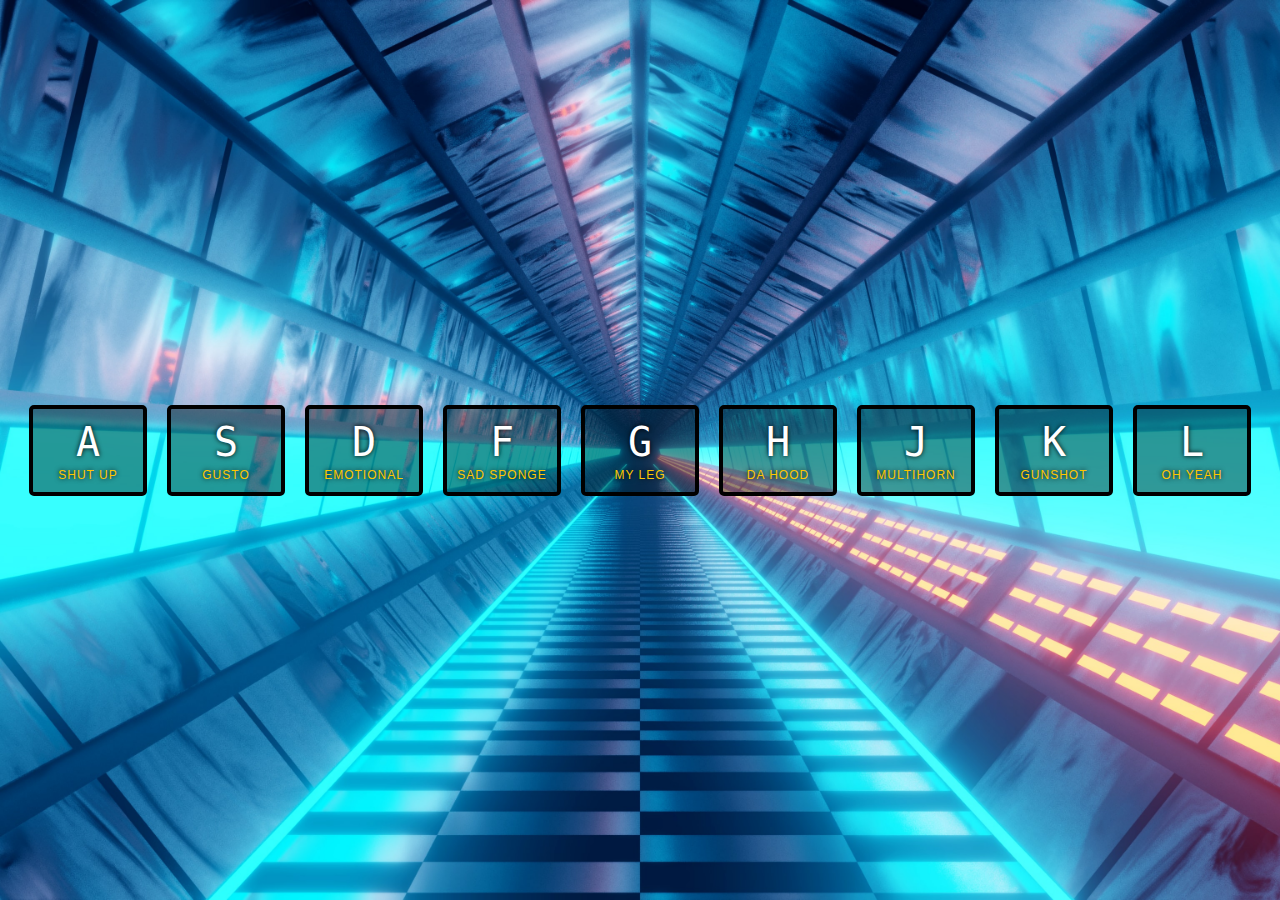
<file: index.html>
<!DOCTYPE html>
<html lang="en">
<head>
  <meta charset="UTF-8">
  <title>JS Drum Kit</title>
  <link rel="stylesheet" href="style.css">
</head>
<body>


  <div class="keys">
    <div data-key="65" class="key">
      <kbd>A</kbd>
      <span class="sound">Shut Up</span>
    </div>
    <div data-key="83" class="key">
      <kbd>S</kbd>
      <span class="sound">Gusto</span>
    </div>
    <div data-key="68" class="key">
      <kbd>D</kbd>
      <span class="sound">Emotional</span>
    </div>
    <div data-key="70" class="key">
      <kbd>F</kbd>
      <span class="sound">Sad Sponge</span>
    </div>
    <div data-key="71" class="key">
      <kbd>G</kbd>
      <span class="sound">My Leg</span>
    </div>
    <div data-key="72" class="key">
      <kbd>H</kbd>
      <span class="sound">DA HOOD</span>
    </div>
    <div data-key="74" class="key">
      <kbd>J</kbd>
      <span class="sound">MultiHorn</span>
    </div>
    <div data-key="75" class="key">
      <kbd>K</kbd>
      <span class="sound">Gunshot</span>
    </div>
    <div data-key="76" class="key">
      <kbd>L</kbd>
      <span class="sound">Oh Yeah</span>
    </div>
  </div>

  <audio data-key="65" src="sounds/shutUp.mp3"></audio>
  <audio data-key="83" src="sounds/Gusto.mp3"></audio>
  <audio data-key="68" src="sounds/EMOTIONAL_DAMAGE.mp3"></audio>
  <audio data-key="70" src="sounds/Spongebob_disappointed_sound_(Steel_Sting).mp3"></audio>
  <audio data-key="71" src="sounds/myLeg2.mp3"></audio>
  <audio data-key="72" src="sounds/DaHood.mp3"></audio>
  <audio data-key="74" src="sounds/MultiHorn.mp3"></audio>
  <audio data-key="75" src="sounds/Gunshot.mp3"></audio>
  <audio data-key="76" src="sounds/ohYeah.mp3"></audio>

<script>
 
function playSound(e) {
  const audio = document.querySelector(`audio[data-key="${e.keyCode}"]`);
  const key = document.querySelector(`.key[data-key="${e.keyCode}"]`);
   if(!audio) return; //stop the function from running all together
  audio.currentTime = 0; //rewind to the start
  audio.play();
  key.classList.add('playing');
  console.log(key);}
;

function removeTransition(e) {
    if(e.propertyName !== 'transform') return; // skip this, if it's not a transform
    console.log(e.propertyName);
      this.classList.remove('playing');
}

const keys = document.querySelectorAll('.key');
keys.forEach(key => key.addEventListener('transitionend', removeTransition));
window.addEventListener('keydown', playSound)
</script>


</body>
</html>
</file>
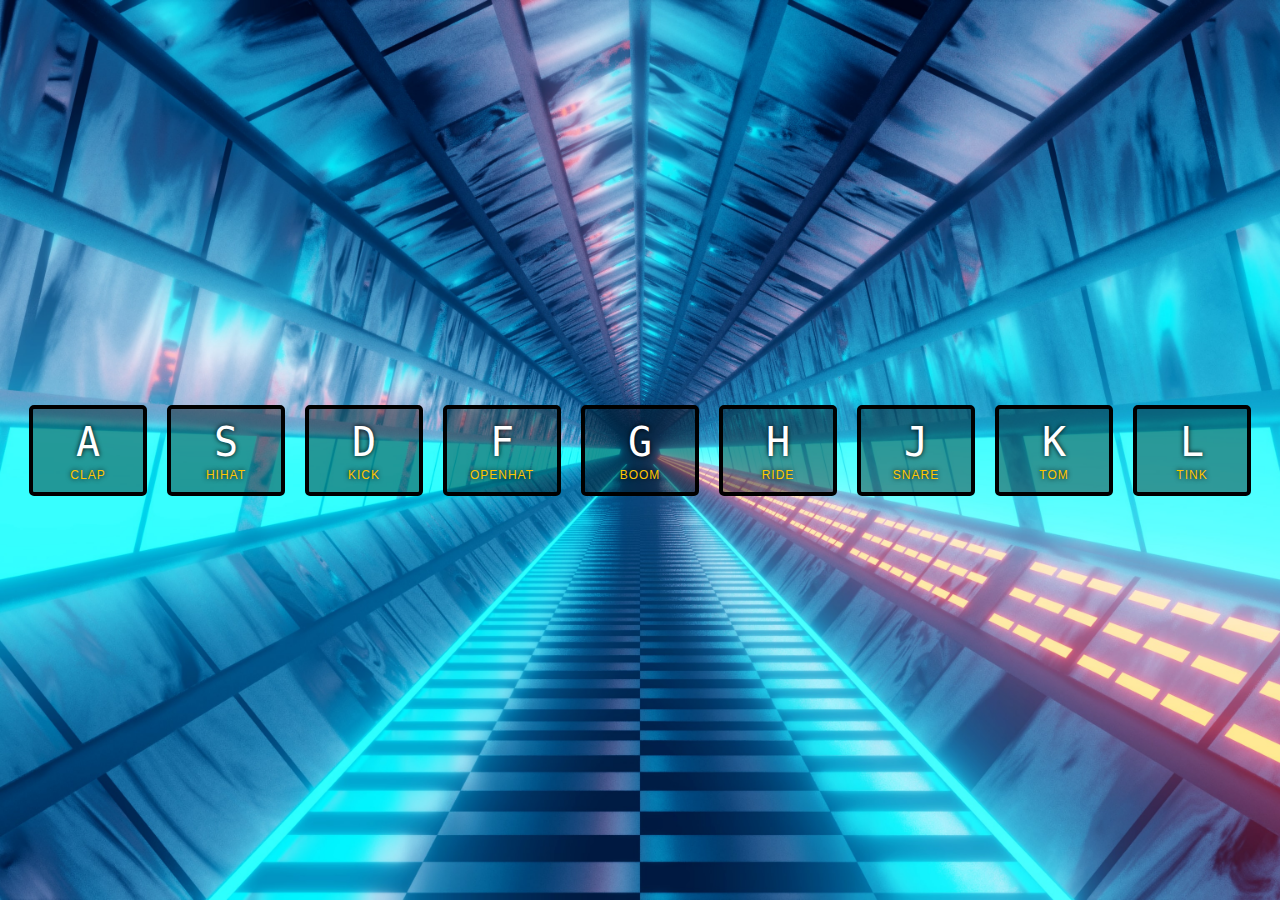
<file: index-START.html>
<!DOCTYPE html>
<html lang="en">
<head>
  <meta charset="UTF-8">
  <title>JS Drum Kit</title>
  <link rel="stylesheet" href="style.css">
</head>
<body>


  <div class="keys">
    <div data-key="65" class="key">
      <kbd>A</kbd>
      <span class="sound">clap</span>
    </div>
    <div data-key="83" class="key">
      <kbd>S</kbd>
      <span class="sound">hihat</span>
    </div>
    <div data-key="68" class="key">
      <kbd>D</kbd>
      <span class="sound">kick</span>
    </div>
    <div data-key="70" class="key">
      <kbd>F</kbd>
      <span class="sound">openhat</span>
    </div>
    <div data-key="71" class="key">
      <kbd>G</kbd>
      <span class="sound">boom</span>
    </div>
    <div data-key="72" class="key">
      <kbd>H</kbd>
      <span class="sound">ride</span>
    </div>
    <div data-key="74" class="key">
      <kbd>J</kbd>
      <span class="sound">snare</span>
    </div>
    <div data-key="75" class="key">
      <kbd>K</kbd>
      <span class="sound">tom</span>
    </div>
    <div data-key="76" class="key">
      <kbd>L</kbd>
      <span class="sound">tink</span>
    </div>
  </div>

  <audio data-key="65" src="sounds/clap.wav"></audio>
  <audio data-key="83" src="sounds/hihat.wav"></audio>
  <audio data-key="68" src="sounds/kick.wav"></audio>
  <audio data-key="70" src="sounds/openhat.wav"></audio>
  <audio data-key="71" src="sounds/boom.wav"></audio>
  <audio data-key="72" src="sounds/ride.wav"></audio>
  <audio data-key="74" src="sounds/snare.wav"></audio>
  <audio data-key="75" src="sounds/tom.wav"></audio>
  <audio data-key="76" src="sounds/tink.wav"></audio>

<script>
 
function playSound(e) {
  const audio = document.querySelector(`audio[data-key="${e.keyCode}"]`);
  const key = document.querySelector(`.key[data-key="${e.keyCode}"]`);
   if(!audio) return; //stop the function from running all together
  audio.currentTime = 0; //rewind to the start
  audio.play();
  key.classList.add('playing');
  console.log(key);}
;

function removeTransition(e) {
    if(e.propertyName !== 'transform') return; // skip this, if it's not a transform
    console.log(e.propertyName);
      this.classList.remove('playing');
}

const keys = document.querySelectorAll('.key');
keys.forEach(key => key.addEventListener('transitionend', removeTransition));
window.addEventListener('keydown', playSound)
</script>


</body>
</html>
</file>
<file: style.css>
html {
  
  font-size: 10px;
  background: url('./images/nathan-duck-KnLj3o9A66E-unsplash.jpg');
   background-size: cover;   
  background-position: center;
  
}

body,html {
   margin: 0;
  padding: 0;
  font-family: sans-serif;
}

.keys {
  display: flex;
  flex: 1;
  min-height: 100vh;
  align-items: center;
  justify-content: center;
}

.key {
  border: .4rem solid black;
  border-radius: .5rem;
  margin: 1rem;
  font-size: 1.5rem;
  padding: 1rem .5rem;
  transition: all .07s ease;
  width: 10rem;
  text-align: center;
  color: white;
  background: rgba(0,0,0,0.4);
  text-shadow: 0 0 .5rem black;
}

.playing {
  transform: scale(1.1);
  border-color: #ffc600;
  box-shadow: 0 0 1rem #ffc600;
}

kbd {
  display: block;
  font-size: 4rem;
}

.sound {
  font-size: 1.2rem;
  text-transform: uppercase;
  letter-spacing: .1rem;
  color: #ffc600;
}
</file>
